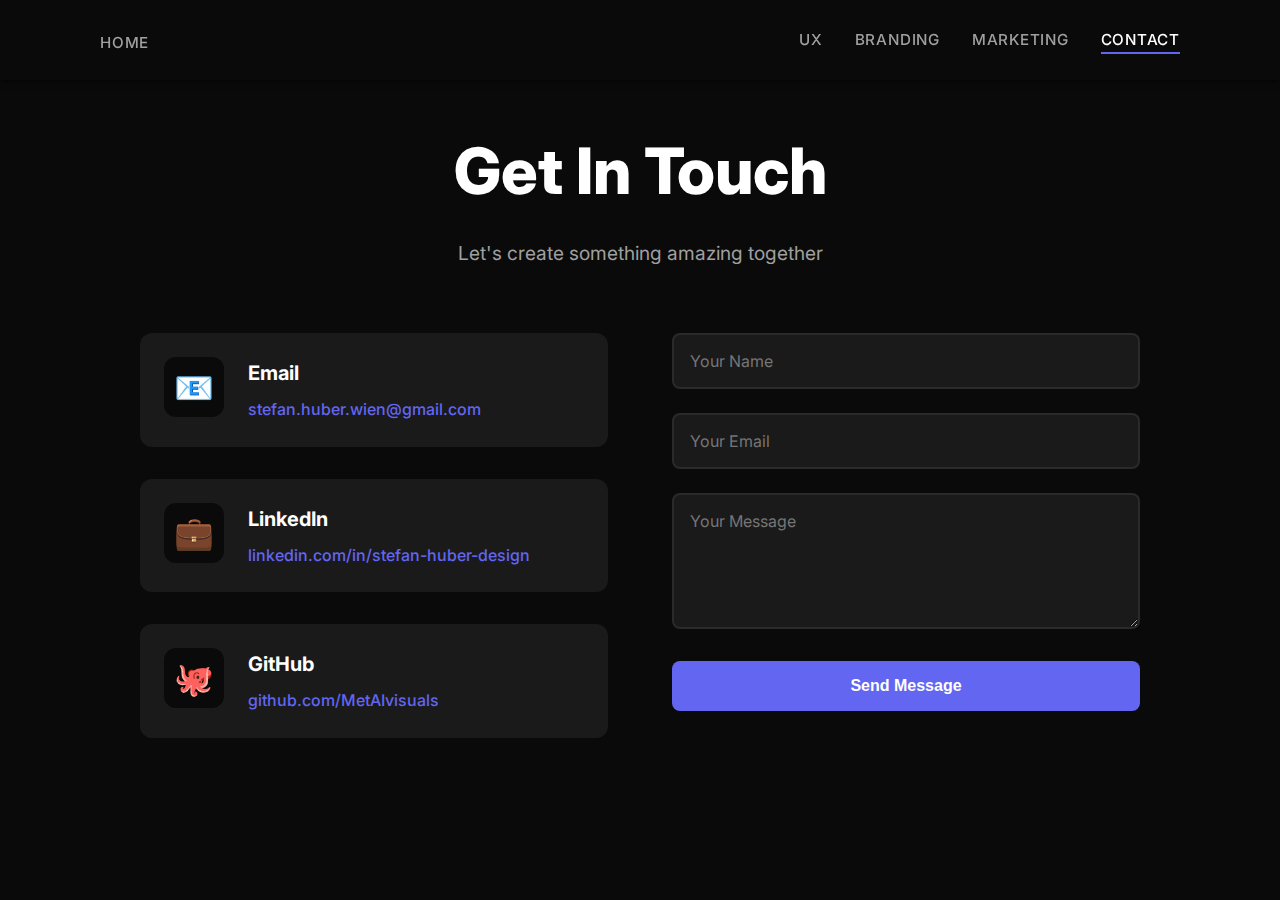
<file: contact.html>
<!DOCTYPE html>
<html lang="en">
<head>
    <meta charset="UTF-8">
    <meta name="viewport" content="width=device-width, initial-scale=1.0">
    <title>Contact</title>

    <link rel="stylesheet" href="styles.css">

    <link rel="preconnect" href="https://fonts.googleapis.com">
    <link rel="preconnect" href="https://fonts.gstatic.com" crossorigin>
    <link href="https://fonts.googleapis.com/css2?family=Inter:wght@300;400;500;600;700;800;900&display=swap" rel="stylesheet">
</head>

<body class="dark-mode">

    <nav class="navbar">
        <div class="container">
            <div class="nav-brand">
                <a href="index.html" class="nav-link">Home</a>
            </div>

            <ul class="nav-menu">
                <li><a href="ux.html" class="nav-link">UX</a></li>
                <li><a href="branding.html" class="nav-link">Branding</a></li>
                <li><a href="marketing.html" class="nav-link">Marketing</a></li>
                <li><a href="contact.html" class="nav-link active">Contact</a></li>
            </ul>

            <div class="hamburger">
                <span></span>
                <span></span>
                <span></span>
            </div>
        </div>
    </nav>

<section class="contact-page">
    <div class="container">

        <h1 class="page-title">Get In Touch</h1>
        <p class="page-subtitle">Let's create something amazing together</p>

        <div class="contact-content">

            <!-- CONTACT INFO -->
            <div class="contact-info">

                <div class="contact-item">
                    <div class="contact-icon">📧</div>
                    <div>
                        <h3>Email</h3>
                        <p>
                            <a href="mailto:stefan.huber.wien@gmail.com" class="contact-link">
                                stefan.huber.wien@gmail.com
                            </a>
                        </p>
                    </div>
                </div>

                <div class="contact-item">
                    <div class="contact-icon">💼</div>
                    <div>
                        <h3>LinkedIn</h3>
                        <p>
                            <a href="https://www.linkedin.com/in/stefan-huber-design/"
                               class="contact-link"
                               target="_blank"
                               rel="noopener noreferrer">
                                linkedin.com/in/stefan-huber-design
                            </a>
                        </p>
                    </div>
                </div>

                <div class="contact-item">
                    <div class="contact-icon">🐙</div>
                    <div>
                        <h3>GitHub</h3>
                        <p>
                            <a href="https://github.com/MetAIvisuals"
                               class="contact-link"
                               target="_blank"
                               rel="noopener noreferrer">
                                github.com/MetAIvisuals
                            </a>
                        </p>
                    </div>
                </div>

            </div>

            <!-- FORMSPREE FORM -->
<form class="contact-form"
      action="https://formspree.io/f/mwvekqrr"
      method="POST">

    <div class="form-group">
        <input
            type="text"
            name="name"
            placeholder="Your Name"
            required>
    </div>

    <div class="form-group">
        <input
            type="email"
            name="email"
            placeholder="Your Email"
            required>
    </div>

    <div class="form-group">
        <textarea
            name="message"
            placeholder="Your Message"
            rows="5"
            required></textarea>
    </div>

    <!-- Optional but recommended -->
    <input type="hidden" name="_subject" value="New contact request from portfolio">

    <button type="submit" class="btn btn-primary">
        Send Message
    </button>
</form>


        </div>
    </div>

    <script src="script.js"></script>

</body>
</html>
</file>
<file: styles.css>
﻿/* =========================================
   1. RESET & BASE
   ========================================= */
* {
    margin: 0;
    padding: 0;
    box-sizing: border-box;
}

:root {
    --primary-color: #6366f1;
    --primary-dark: #4f46e5;
    --secondary-color: #8b5cf6;
    --cyan-accent: #00FFFF;
    --purple-accent: #6b46c1;
    --text-primary: #ffffff;
    --text-secondary: #a0a0a0;
    --bg-primary: #0a0a0a;
    --bg-secondary: #1a1a1a;
    --bg-dark: #000000;
    --border-color: #2a2a2a;
    --shadow: 0 4px 6px -1px rgba(0, 0, 0, 0.3), 0 2px 4px -1px rgba(0, 0, 0, 0.2);
    --shadow-lg: 0 10px 15px -3px rgba(0, 0, 0, 0.4), 0 4px 6px -2px rgba(0, 0, 0, 0.3);
}

html {
    scroll-behavior: smooth;
}

body {
    font-family: 'Inter', -apple-system, BlinkMacSystemFont, 'Segoe UI', Roboto, sans-serif;
    color: var(--text-primary);
    line-height: 1.6;
    background-color: var(--bg-primary);
    overflow-x: hidden;
}

body.dark-mode {
    background-color: var(--bg-primary);
    color: var(--text-primary);
}

/* =========================================
   2. LAYOUT CONTAINERS
   ========================================= */

/* Standard Container (Used for Portfolio Grids/Content on subpages) */
.container {
    max-width: 1200px;
    margin: 0 auto;
    padding: 0 20px;
}

/* Fluid Container (Used for Landing Page Content) */
.container-fluid {
    width: 100%;
    padding: 0 200px; /* Wide padding as requested */
    margin: 0 auto;
}

html {
  overflow-y: scroll;
}


/* =========================================
   3. NAVIGATION (Wide Layout Everywhere)
   ========================================= */
.navbar {
    position: fixed;
    top: 0;
    left: 0;
    right: 0;
    background-color: rgba(10, 10, 10, 0.9);
    backdrop-filter: blur(10px);
    box-shadow: var(--shadow);
    z-index: 1000;
    transition: all 0.3s ease;
    height: 80px;
    display: flex;
    align-items: center;
}

/* 
   Target both .container (subpages) and .container-fluid (landing) 
   inside the navbar to ensure consistent WIDE layout.
*/
.navbar .container,
.navbar .container-fluid {
    display: flex;
    justify-content: space-between;
    align-items: center;
    width: 100%;
    /* Override standard container max-width for the menu */
    max-width: 100% !important; 
    padding: 0 200px; /* Wide padding matching landing */
}

.nav-brand {
    font-size: 1.5rem;
    font-weight: 700;
    color: var(--primary-color);
}

.nav-menu {
    display: flex;
    list-style: none;
    gap: 2rem;
}

.nav-link {
    text-decoration: none;
    color: var(--text-secondary);
    font-weight: 500;
    transition: color 0.3s ease;
    position: relative;
    font-size: 0.95rem;
    text-transform: uppercase;
    letter-spacing: 0.05em;
}

.nav-link:hover,
.nav-link.active {
    color: var(--text-primary);
}

.nav-link::after {
    content: '';
    position: absolute;
    bottom: -5px;
    left: 0;
    width: 0;
    height: 2px;
    background-color: var(--primary-color);
    transition: width 0.3s ease;
}

.nav-link:hover::after,
.nav-link.active::after {
    width: 100%;
}

.hamburger {
    display: none;
    flex-direction: column;
    cursor: pointer;
    gap: 5px;
}

.hamburger span {
    width: 25px;
    height: 3px;
    background-color: var(--text-primary);
    transition: all 0.3s ease;
}

/* =========================================
   4. FIXED BACKGROUND VIDEO
   ========================================= */
/* 
   Used on Landing Page. 
   Fixed position ensures it stays full screen behind scrolling content. 
*/
.video-background {
    position: fixed;
    top: 0;
    left: 0;
    width: 100%;
    height: 100%;
    z-index: -1;
    overflow: hidden;
}

.video-background video {
    width: 100%;
    height: 100%;
    object-fit: cover;
}

.video-overlay {
    position: absolute;
    top: 0;
    left: 0;
    width: 100%;
    height: 100%;
    background: rgba(0, 0, 0, 0.7); /* Dark overlay for text readability */
    z-index: 1;
}

/* =========================================
   5. LANDING PAGE CONTENT (New Design)
   ========================================= */
.landing-new {
    min-height: 100vh;
    display: flex;
    align-items: center;
    padding-top: 80px; /* Offset fixed navbar */
    position: relative;
}

.hero-content {
    width: 100%;
    text-align: left;
}

.hero-intro {
    font-size: 1.5rem;
    color: var(--text-secondary);
    margin-bottom: 1rem;
    font-family: 'Courier New', monospace;
}

.highlight-name {
    color: var(--primary-color);
    font-weight: 700;
}

.hero-title {
    font-size: clamp(3rem, 6vw, 6.5rem);
    font-weight: 900;
    line-height: 1.1;
    color: var(--text-primary);
    text-transform: uppercase;
    margin-bottom: 3rem;
    display: flex;
    flex-direction: column;
    align-items: flex-start;
}

/* Block Reveal Animation */
.word-rotator {
    display: inline-block;
    color: var(--text-primary);
    position: relative;
    margin-top: 10px;
    min-height: 1.1em;
}

.block-reveal {
    position: relative;
    display: inline-block;
}

.block-reveal__text {
    opacity: 0;
    display: inline-block;
}

.block-reveal--active .block-reveal__text {
    animation: text-appear 0s 0.4s forwards;
    will-change: opacity;
}

.block-reveal--active::after {
    content: '';
    position: absolute;
    inset: 0;
    background: var(--text-primary);
    transform: scaleX(0);
    transform-origin: 0 50%;
    animation: block-swipe 0.8s cubic-bezier(0.6, 0.04, 0.98, 0.335) forwards;
}

@keyframes block-swipe {
    0%   { transform: scaleX(0); transform-origin: 0 50%; }
    45%  { transform: scaleX(1); transform-origin: 0 50%; }
    55%  { transform: scaleX(1); transform-origin: 100% 50%; }
    100% { transform: scaleX(0); transform-origin: 100% 50%; }
}

@keyframes text-appear {
    to { opacity: 1; }
}


/* Hero Links */
.hero-cta {
    margin-top: 2rem;
}

.cta-label {
    font-size: 1.5rem;
    color: var(--text-secondary);
    margin-bottom: 1.5rem;
    font-weight: 300;
}

.cta-links {
    display: flex;
    flex-wrap: wrap;
    gap: 1.5rem;
    list-style: none;
    max-width: 800px;
}

.cta-links a {
    color: var(--text-primary);
    text-decoration: none;
    font-size: 1.1rem;
    font-weight: 600;
    text-transform: uppercase;
    position: relative;
    padding-bottom: 5px;
}

.cta-links a::after {
    content: '';
    position: absolute;
    bottom: 0;
    left: 0;
    width: 0;
    height: 2px;
    background-color: var(--cyan-accent);
    transition: width 0.3s ease;
}

.cta-links a:hover::after {
    width: 100%;
}

.cta-links a:hover {
    color: var(--cyan-accent);
}

/* Bio Section */
.bio-section {
    background-color: rgba(0, 0, 0, 0.8); /* 80% opaque */
    padding: 100px 0;
    position: relative;
    z-index: 2;
}

.bio-grid {
    display: grid;
    grid-template-columns: 1fr 1fr;
    gap: 4rem;
    align-items: center;
}

.bio-image img {
    width: 100%;
    max-width: 500px;
    border-radius: 4px;
    filter: grayscale(0%);
    transition: filter 0.5s ease;
}

.bio-image img:hover {
    filter: grayscale(0%);
}

.bio-text h2 {
    font-size: 3rem;
    margin-bottom: 1.5rem;
    text-transform: uppercase;
}

.bio-text p {
    font-size: 1.1rem;
    color: var(--text-secondary);
    margin-bottom: 1.5rem;
    max-width: 600px;
}


/* Contact links */
.contact-link {
    color: var(--primary-color);
    text-decoration: none;
    font-weight: 500;
}

.contact-link:hover {
    color: var(--text-primary);
    text-decoration: underline;
}



/* Skills Section */
.skills-section {
    padding: 100px 0;
    position: relative;
    z-index: 2;
    font-size: 0.95rem;
    /* border-top: 1px solid #1a1a1a; */
}

.cyan-header {
    color: var(--cyan-accent);
    font-size: 1rem;
    font-weight: 700;
    margin-bottom: 1.5rem;
    text-transform: uppercase;
    letter-spacing: 1px;
    font-style: italic;
}

.skills-grid-top {
    display: grid;
    grid-template-columns: repeat(4, 1fr);
    gap: 3rem;
    margin-bottom: 5rem;
}

.skills-grid-bottom {
    display: grid;
    grid-template-columns: repeat(2, 1fr);
    gap: 3rem;
}

.skill-col ul {
    list-style: none;
}

.skill-col ul li {
    margin-bottom: 0.5rem;
    color: #e0e0e0;
    font-weight: 500;
}

.achievement-item {
    margin-bottom: 2rem;
}

.achievement-item h4 {
    color: #ffffff;
    font-weight: 700;
    margin-bottom: 0.2rem;
}

.achievement-item p {
    color: #b0b0b0;
    font-size: 0.9rem;
    line-height: 1.4;
}

/* =========================================
   6. PORTFOLIO SUB-PAGES
   ========================================= */
.portfolio-page {
    padding: 120px 0 80px;
    min-height: 100vh;
    /* Uses .container which defaults to centered 1200px */
}

.page-title {
    font-size: clamp(2.5rem, 5vw, 4rem);
    font-weight: 800;
    margin-bottom: 1rem;
    color: var(--text-primary);
    text-align: center;
}

.page-subtitle {
    font-size: 1.2rem;
    color: var(--text-secondary);
    text-align: center;
    margin-bottom: 4rem;
}

.portfolio-grid {
    display: grid;
    grid-template-columns: repeat(auto-fill, minmax(350px, 1fr));
    gap: 2rem;
    margin-top: 3rem;
}

.portfolio-item {
    position: relative;
    aspect-ratio: 4/3;
    overflow: hidden;
    border-radius: 12px;
    cursor: pointer;
    transition: transform 0.3s ease;
}

.portfolio-item:hover {
    transform: translateY(-5px);
}

.portfolio-image,
.portfolio-video {
    width: 100%;
    height: 100%;
    object-fit: cover;
    position: relative;
}

.portfolio-image img {
    width: 100%;
    height: 100%;
    object-fit: cover;
    transition: transform 0.5s ease;
}

.portfolio-item:hover .portfolio-image img {
    transform: scale(1.1);
}

.portfolio-video video {
    width: 100%;
    height: 100%;
    object-fit: cover;
}

.portfolio-video-link {
    display: block;
    width: 100%;
    height: 100%;
    text-decoration: none;
    position: relative;
}

.play-button {
    position: absolute;
    top: 50%;
    left: 50%;
    transform: translate(-50%, -50%);
    width: 80px;
    height: 80px;
    background-color: rgba(255, 255, 255, 0.9);
    border-radius: 50%;
    display: flex;
    align-items: center;
    justify-content: center;
    font-size: 2rem;
    color: var(--primary-color);
    z-index: 10;
    transition: all 0.3s ease;
    pointer-events: none;
}

.portfolio-video-link:hover .play-button {
    background-color: var(--primary-color);
    color: white;
    transform: translate(-50%, -50%) scale(1.1);
}

.portfolio-overlay {
    position: absolute;
    bottom: 0;
    left: 0;
    right: 0;
    background: linear-gradient(180deg, transparent 0%, rgba(0, 0, 0, 0.9) 100%);
    padding: 2rem;
    transform: translateY(100%);
    transition: transform 0.3s ease;
}

.portfolio-item:hover .portfolio-overlay {
    transform: translateY(0);
}

.portfolio-overlay h3 {
    font-size: 1.5rem;
    font-weight: 600;
    margin-bottom: 0.5rem;
    color: var(--text-primary);
}

.portfolio-overlay p {
    color: var(--text-secondary);
    font-size: 0.95rem;
}

/* Image Viewer */
.image-viewer {
    display: none;
    position: fixed;
    top: 0;
    left: 0;
    width: 100%;
    height: 100%;
    background-color: rgba(0, 0, 0, 0.95);
    z-index: 10000;
    justify-content: center;
    align-items: center;
}

.image-viewer.active {
    display: flex;
}

.image-viewer-content {
    position: relative;
    width: 100%;
    height: 100%;
    display: flex;
    flex-direction: column;
    align-items: center;
    justify-content: flex-start;
    padding: 80px 20px 20px;
    overflow-y: auto;
    scroll-behavior: smooth;
}

.image-viewer-scroll {
    width: 100%;
    max-width: 1200px;
    display: flex;
    flex-direction: column;
    align-items: center;
    gap: 2rem;
    padding-bottom: 4rem;
}

.image-viewer-img-wrapper {
    width: 100%;
    display: flex;
    justify-content: center;
}

.image-viewer img {
    max-width: 100%;
    width: auto;
    height: auto;
    object-fit: contain;
    display: block;
}

.image-viewer-info {
    text-align: center;
    max-width: 800px;
    padding: 2rem 20px;
    width: 100%;
}

.image-viewer-info h2 {
    font-size: 2rem;
    font-weight: 700;
    color: var(--text-primary);
    margin-bottom: 1rem;
}

.image-viewer-info p {
    font-size: 1.1rem;
    color: var(--text-secondary);
    line-height: 1.6;
}

.image-viewer-close, .image-viewer-nav {
    background-color: rgba(255, 255, 255, 0.1);
    border: 2px solid rgba(255, 255, 255, 0.3);
    border-radius: 50%;
    color: white;
    font-size: 1.5rem;
    cursor: pointer;
    display: flex;
    align-items: center;
    justify-content: center;
    transition: all 0.3s ease;
    z-index: 10001;
}

.image-viewer-close {
    position: absolute;
    top: 20px;
    right: 20px;
    width: 50px;
    height: 50px;
}

.image-viewer-nav {
    position: absolute;
    top: 50%;
    transform: translateY(-50%);
    width: 60px;
    height: 60px;
}

.image-viewer-nav.prev { left: 20px; }
.image-viewer-nav.next { right: 20px; }
.image-viewer-close:hover, .image-viewer-nav:hover {
    background-color: rgba(255, 255, 255, 0.2);
    border-color: rgba(255, 255, 255, 0.5);
}

.image-viewer-nav:disabled { opacity: 0.3; cursor: not-allowed; }

/* Contact Forms */
.contact-page {
    padding: 120px 0 80px;
    min-height: 100vh;
}

.contact-content {
    display: grid;
    grid-template-columns: 1fr 1fr;
    gap: 4rem;
    max-width: 1000px;
    margin: 0 auto;
}

.contact-info { display: flex; flex-direction: column; gap: 2rem; }
.contact-item {
    display: flex;
    gap: 1.5rem;
    align-items: flex-start;
    padding: 1.5rem;
    background-color: var(--bg-secondary);
    border-radius: 12px;
    transition: transform 0.3s ease;
}
.contact-item:hover { transform: translateX(10px); }
.contact-icon {
    font-size: 2rem;
    width: 60px;
    height: 60px;
    display: flex;
    align-items: center;
    justify-content: center;
    background-color: var(--bg-primary);
    border-radius: 12px;
    flex-shrink: 0;
}
.contact-item h3 { font-size: 1.25rem; margin-bottom: 0.5rem; color: var(--text-primary); }
.contact-item p { color: var(--text-secondary); }

.contact-form { display: flex; flex-direction: column; gap: 1.5rem; }
.form-group input, .form-group textarea {
    width: 100%;
    padding: 1rem;
    border: 2px solid var(--border-color);
    border-radius: 8px;
    font-family: inherit;
    font-size: 1rem;
    background-color: var(--bg-secondary);
    color: var(--text-primary);
    transition: border-color 0.3s ease;
}
.form-group input:focus, .form-group textarea:focus {
    outline: none;
    border-color: var(--primary-color);
}
.form-group textarea { resize: vertical; }
.btn {
    padding: 1rem 2rem;
    border-radius: 8px;
    text-decoration: none;
    font-weight: 600;
    transition: all 0.3s ease;
    display: inline-block;
    border: none;
    cursor: pointer;
    font-size: 1rem;
    text-align: center;
}
.btn-primary { background-color: var(--primary-color); color: white; }
.btn-primary:hover {
    background-color: var(--primary-dark);
    transform: translateY(-2px);
    box-shadow: var(--shadow-lg);
}

@keyframes fadeInUp {
    from { opacity: 0; transform: translateY(30px); }
    to { opacity: 1; transform: translateY(0); }
}

/* =========================================
   7. RESPONSIVE DESIGN (Applied Everywhere)
   ========================================= */

/* Desktop/Large Screens */
@media (max-width: 1400px) {
    .container-fluid,
    .navbar .container,
    .navbar .container-fluid {
        padding: 0 100px;
    }
}

/* Laptop/Tablet Landscape */
@media (max-width: 1024px) {
    .container-fluid,
    .navbar .container,
    .navbar .container-fluid {
        padding: 0 40px;
    }
    
    .portfolio-grid { grid-template-columns: repeat(auto-fill, minmax(300px, 1fr)); gap: 1.5rem; }
    .hero-title { font-size: 4rem; }
    .skills-grid-top { grid-template-columns: 1fr 1fr; }
    .skills-grid-bottom { grid-template-columns: 1fr; }
}

/* Mobile */
@media (max-width: 768px) {
    .container-fluid,
    .navbar .container,
    .navbar .container-fluid {
        padding: 0 20px;
    }

    .nav-menu {
        position: fixed;
        left: -100%;
        top: 80px; /* Matches navbar height */
        flex-direction: column;
        background-color: var(--bg-secondary);
        width: 100%;
        text-align: center;
        transition: 0.3s;
        box-shadow: var(--shadow);
        padding: 2rem 0;
        gap: 0;
    }

    .nav-menu.active { left: 0; }
    .nav-menu li { padding: 1rem 0; }
    .hamburger { display: flex; }
    
    /* Animation for Hamburger */
    .hamburger.active span:nth-child(1) { transform: rotate(45deg) translate(5px, 5px); }
    .hamburger.active span:nth-child(2) { opacity: 0; }
    .hamburger.active span:nth-child(3) { transform: rotate(-45deg) translate(7px, -6px); }

    .landing-title { font-size: clamp(2.5rem, 10vw, 5rem); }
    .hero-title { font-size: 2.5rem; }
    
    .portfolio-grid { grid-template-columns: 1fr; gap: 1.5rem; }
    .contact-content { grid-template-columns: 1fr; gap: 3rem; }
    .bio-grid { grid-template-columns: 1fr; }
    .skills-grid-top { grid-template-columns: 1fr; gap: 2rem; }
}
</file>
